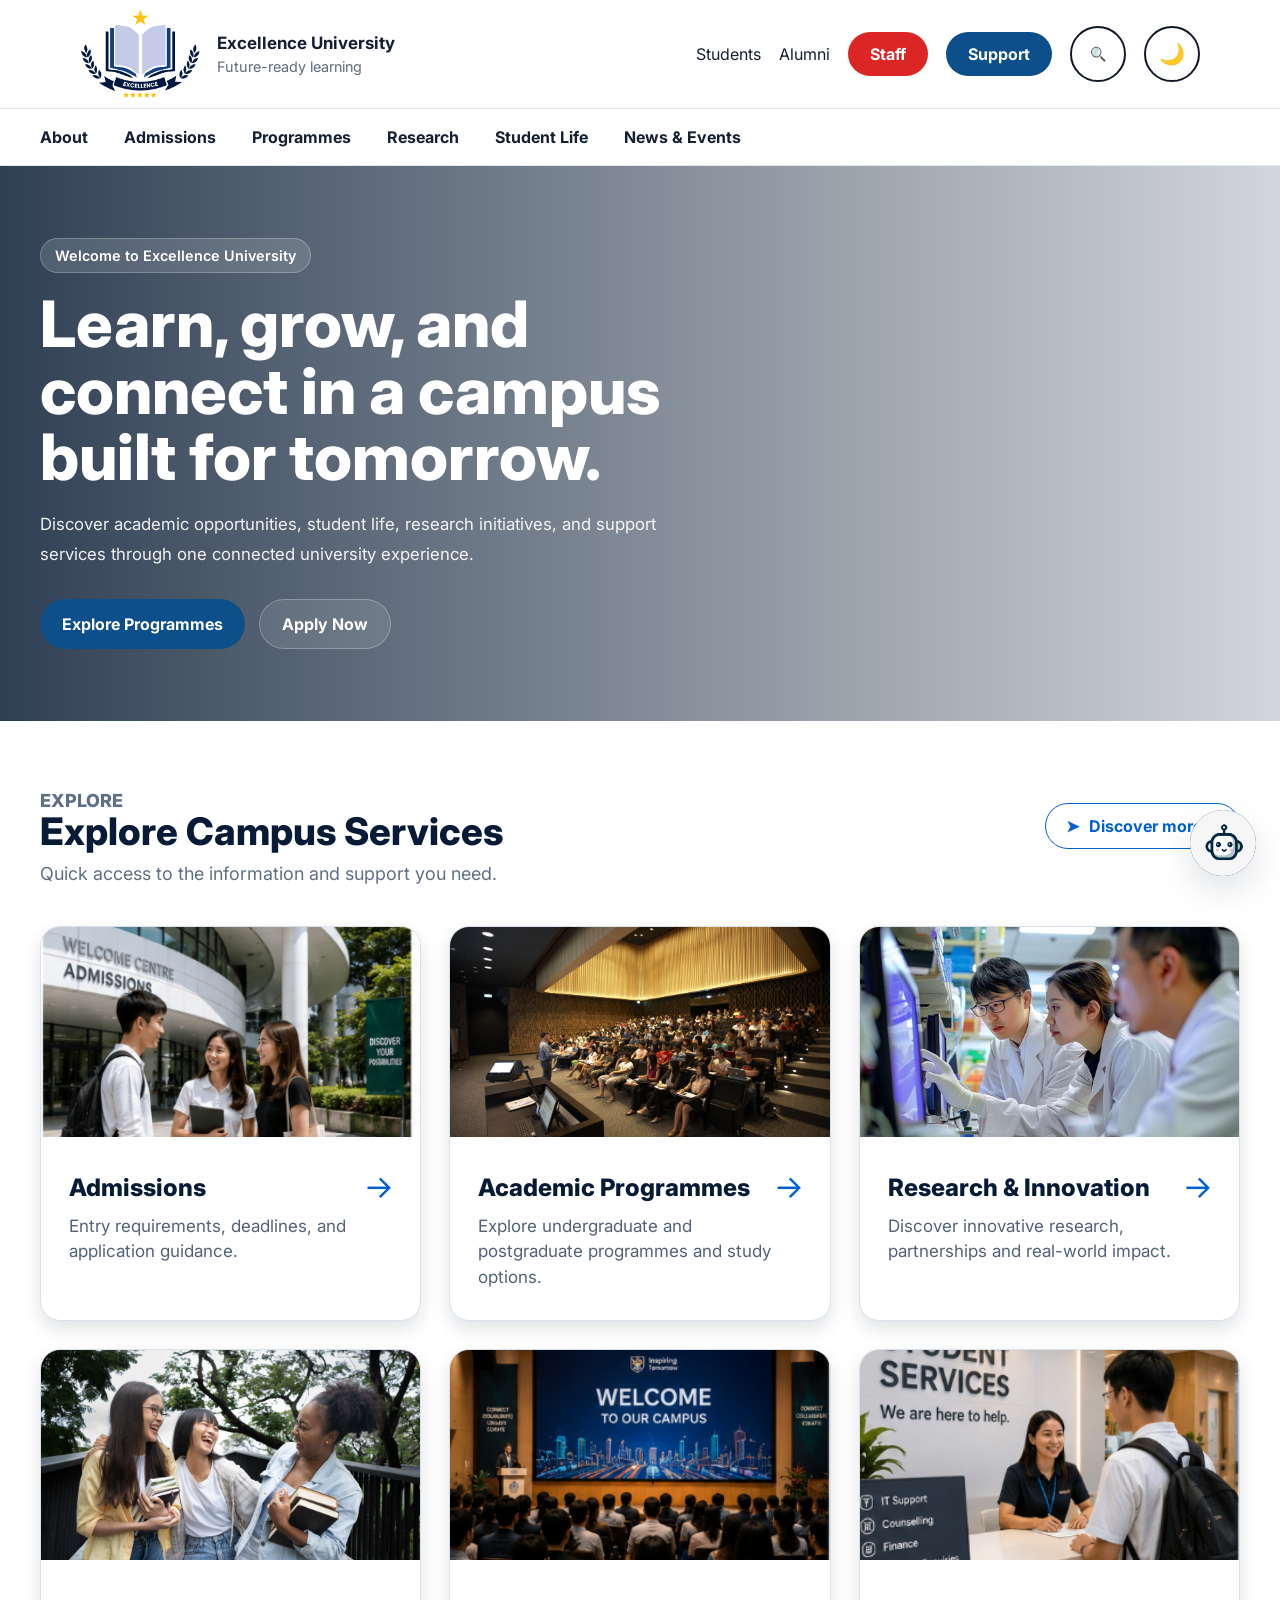
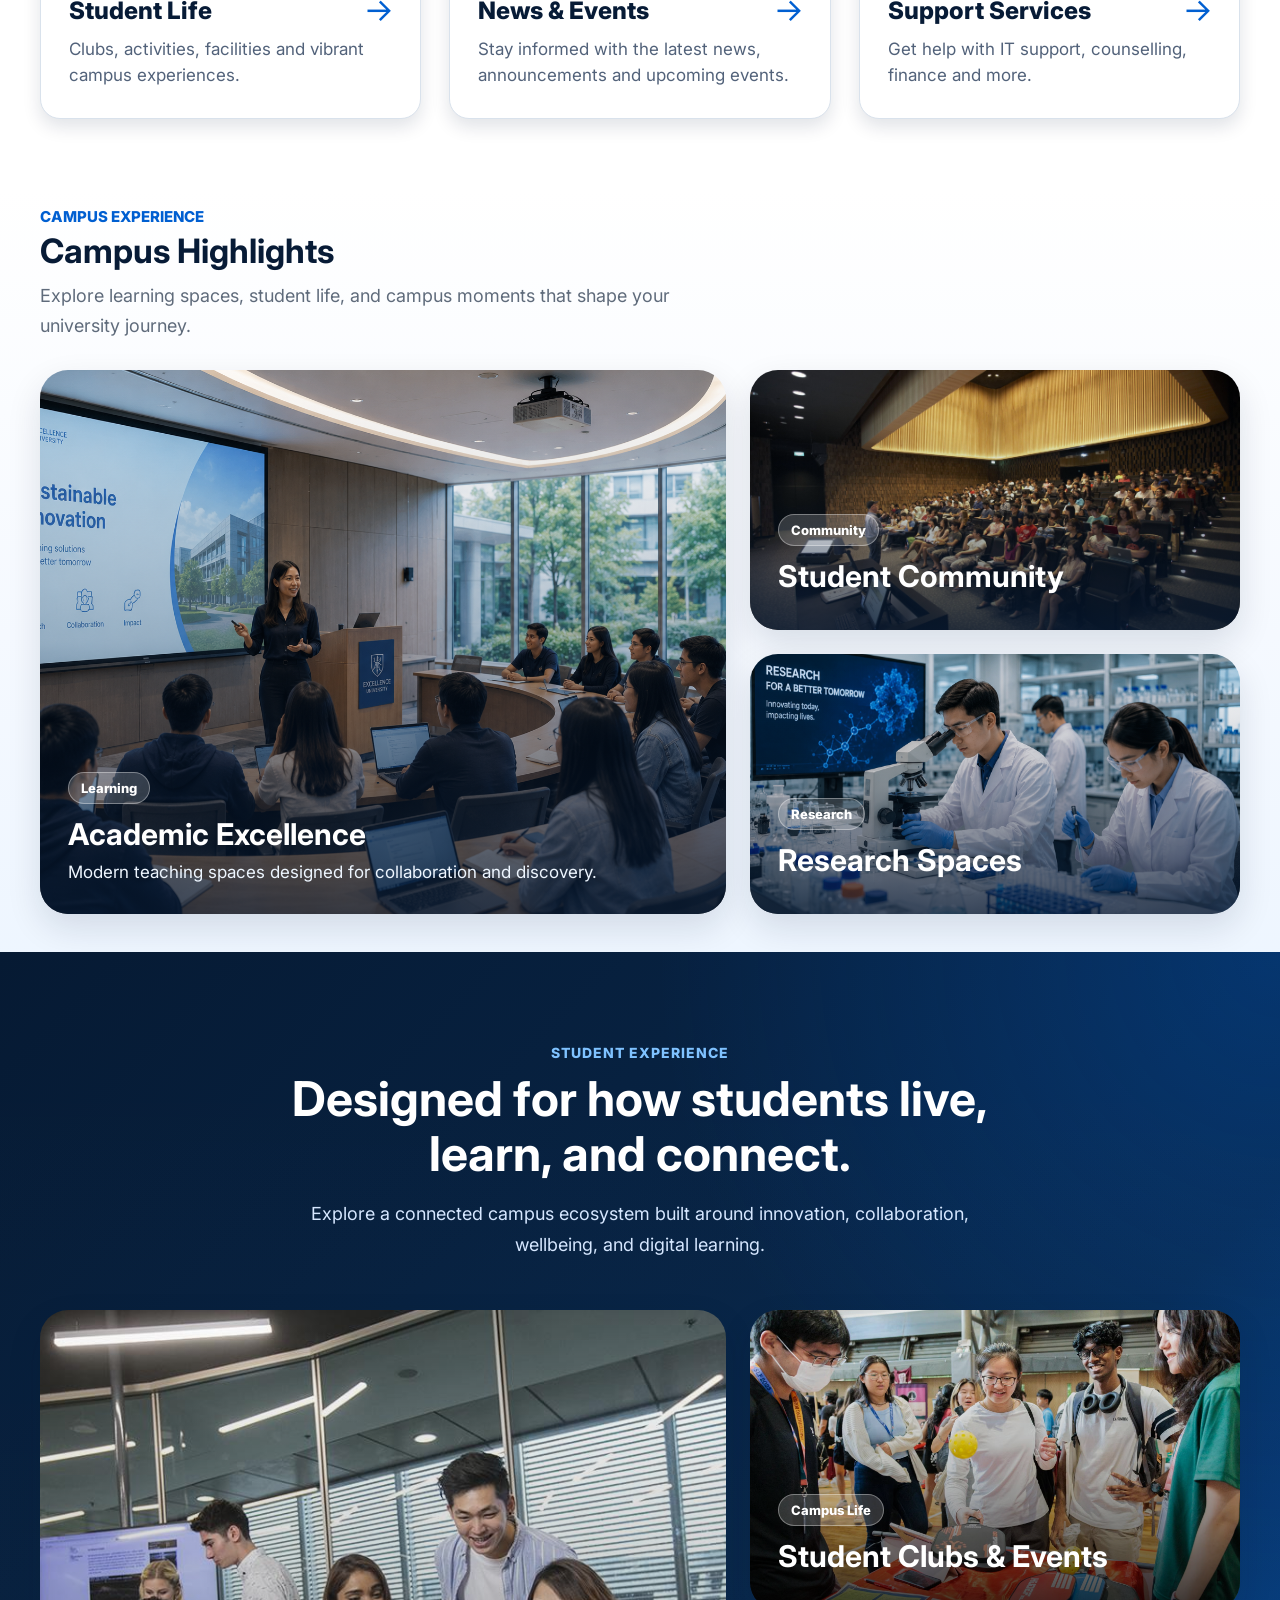
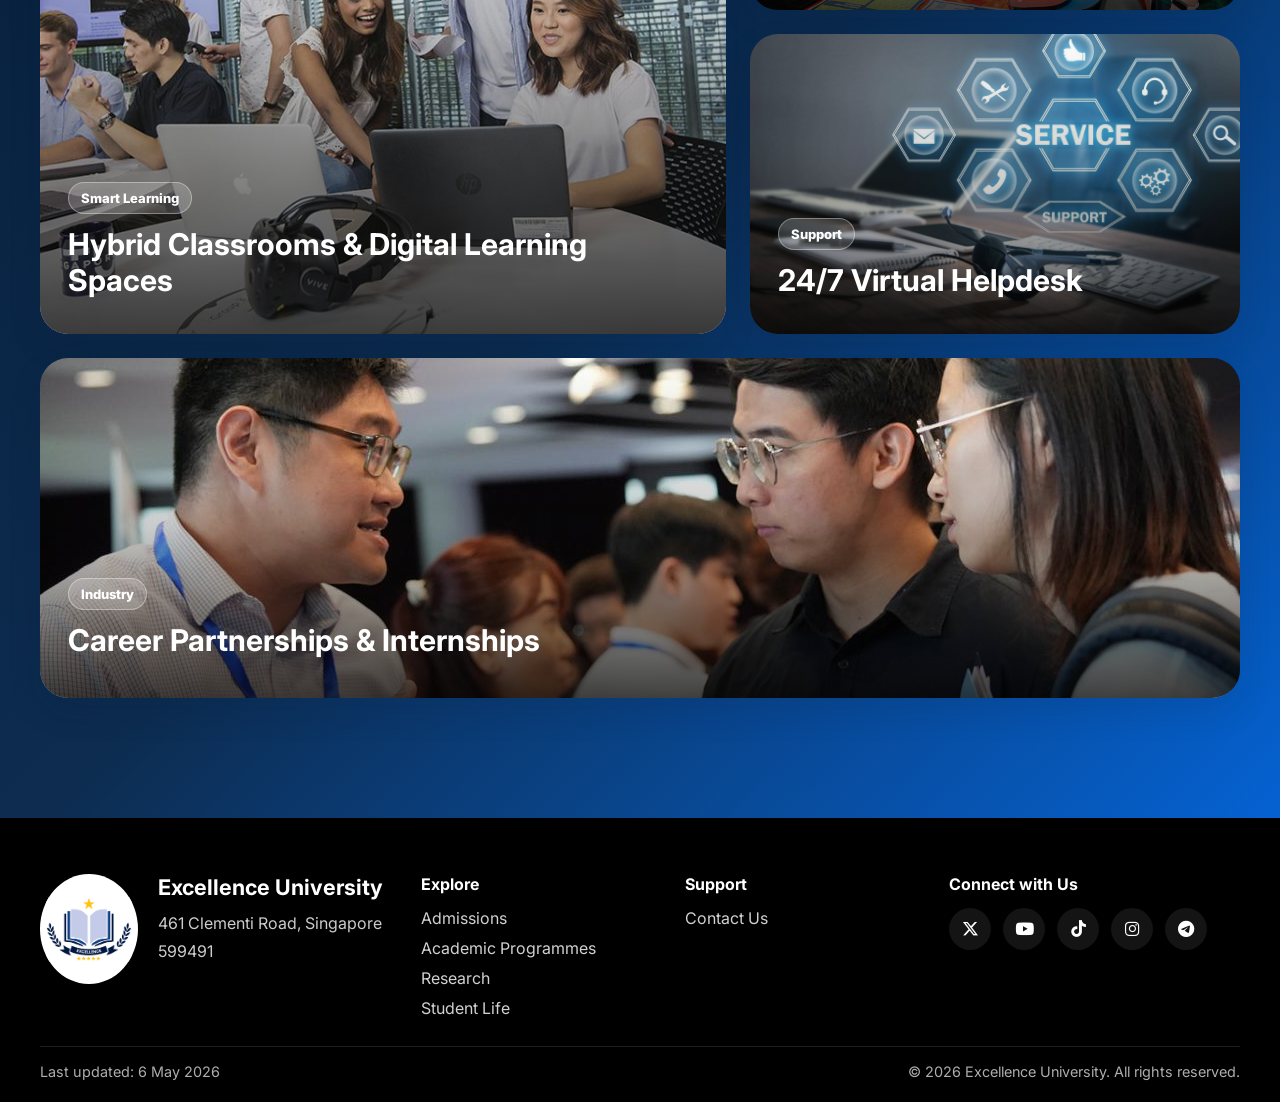
<file: HTML/index.html>
<!DOCTYPE html>
<html lang="en">
<head>
  <meta charset="UTF-8" />
  <meta name="viewport" content="width=device-width, initial-scale=1.0" />

  <title>Excellence University | Home</title>

  <!-- Fonts -->
  <link rel="preconnect" href="https://fonts.googleapis.com" />
  <link rel="preconnect" href="https://fonts.gstatic.com" crossorigin />
  <link
    href="https://fonts.googleapis.com/css2?family=Inter:wght@400;500;600;700;800&display=swap"
    rel="stylesheet"
  />

  <!-- Icons used in footer social links -->
  <link
    rel="stylesheet"
    href="https://cdnjs.cloudflare.com/ajax/libs/font-awesome/6.5.2/css/all.min.css"
  />

  <!-- Main stylesheet -->
  <link rel="stylesheet" href="/CSS/style.css" />
</head>

<body>
  <header class="site-header">
    <div class="top-row container">
      <a href="index.html" class="brand">
        <img
          src="/images/school-logo.png"
          alt="Excellence University Logo"
          class="brand-logo"
        />

        <div class="brand-text">
          <strong>Excellence University</strong>
          <span>Future-ready learning</span>
        </div>
      </a>

      <div class="header-actions">
        <a href="#">Students</a>
        <a href="#">Alumni</a>
        <a href="login.html" class="staff-cta">Staff</a>
        <a href="support.html" class="header-cta">Support</a>

        <button
          type="button"
          id="fontSizeToggle"
          class="accessibility-btn"
          aria-label="Toggle larger text"
        >
          <img src="../images/zoom.png" alt="" class="accessibility-icon" />
        </button>

        <button
          type="button"
          id="themeToggle"
          class="theme-toggle"
          aria-label="Toggle light and dark mode"
        >
          <span class="theme-icon">🌙</span>
        </button>
      </div>
    </div>

    <div class="nav-row">
      <div class="container nav-inner">
        <nav class="main-nav" aria-label="Main navigation">
          <a href="#">About</a>
          <a href="#">Admissions</a>
          <a href="#">Programmes</a>
          <a href="#">Research</a>
          <a href="#">Student Life</a>
          <a href="#">News &amp; Events</a>
        </nav>
      </div>
    </div>
  </header>

  <section class="hero">
    <div class="container hero-content">
      <div class="hero-copy">
        <span class="hero-kicker">Welcome to Excellence University</span>

        <h1>Learn, grow, and connect in a campus built for tomorrow.</h1>

        <p>
          Discover academic opportunities, student life, research initiatives,
          and support services through one connected university experience.
        </p>

        <div class="hero-actions">
          <a href="#" class="btn btn-primary">Explore Programmes</a>
          <a href="#" class="btn btn-secondary">Apply Now</a>
        </div>
      </div>
    </div>
  </section>

  <main>  
    <section class="campus-services">
      <div class="container">
        <div class="services-top">
          <div>
            <p class="eyebrow">EXPLORE</p>
            <h2>Explore Campus Services</h2>
            <p>Quick access to the information and support you need.</p>
          </div>

          <a href="#" class="discover-btn">
            <span>➤</span>
            Discover more
            <span>›</span>
          </a>
        </div>

        <div class="services-grid">
          <a href="admissions.html" class="service-card">
            <div class="card-img">
              <img src="/images/admission.png" alt="Admissions" />
            </div>
            <div class="card-body">
              <h3>Admissions</h3>
              <span class="arrow">→</span>
              <p>Entry requirements, deadlines, and application guidance.</p>
            </div>
          </a>

          <a href="programmes.html" class="service-card">
            <div class="card-img">
              <img src="/images/academic.jpg" alt="Academic Programmes" />
            </div>
            <div class="card-body">
              <h3>Academic Programmes</h3>
              <span class="arrow">→</span>
              <p>Explore undergraduate and postgraduate programmes and study options.</p>
            </div>
          </a>

          <a href="research.html" class="service-card">
            <div class="card-img">
              <img src="/images/research.jpg" alt="Research and Innovation" />
            </div>
            <div class="card-body">
              <h3>Research &amp; Innovation</h3>
              <span class="arrow">→</span>
              <p>Discover innovative research, partnerships and real-world impact.</p>
            </div>
          </a>

          <a href="student-life.html" class="service-card">
            <div class="card-img">
              <img src="/images/studentlife.jpg" alt="Student Life" />
            </div>
            <div class="card-body">
              <h3>Student Life</h3>
              <span class="arrow">→</span>
              <p>Clubs, activities, facilities and vibrant campus experiences.</p>
            </div>
          </a>

          <a href="news.html" class="service-card">
            <div class="card-img">
              <img src="/images/news.png" alt="News and Events" />
            </div>
            <div class="card-body">
              <h3>News &amp; Events</h3>
              <span class="arrow">→</span>
              <p>Stay informed with the latest news, announcements and upcoming events.</p>
            </div>
          </a>

          <a href="support.html" class="service-card">
            <div class="card-img">
              <img src="/images/support_services.png" alt="Support Services" />
            </div>
            <div class="card-body">
              <h3>Support Services</h3>
              <span class="arrow">→</span>
              <p>Get help with IT support, counselling, finance and more.</p>
            </div>
          </a>
        </div>
      </div>
    </section>

    <div class="campus-flow-bg">
      <section class="showcase-section vibrant-showcase">
        <div class="container">
          <div class="section-header showcase-header">
            <span class="showcase-label">Campus experience</span>
            <h2>Campus Highlights</h2>
            <p>Explore learning spaces, student life, and campus moments that shape your university journey.</p>
          </div>

          <div class="showcase-grid">
            <a href="#" class="showcase-card large showcase-academic">
              <div class="showcase-overlay">
                <span>Learning</span>
                <h3>Academic Excellence</h3>
                <p>Modern teaching spaces designed for collaboration and discovery.</p>
              </div>
            </a>

            <a href="#" class="showcase-card showcase-community">
              <div class="showcase-overlay">
                <span>Community</span>
                <h3>Student Community</h3>
              </div>
            </a>

            <a href="#" class="showcase-card showcase-research">
              <div class="showcase-overlay">
                <span>Research</span>
                <h3>Research Spaces</h3>
              </div>
            </a>
          </div>
        </div>
      </section>

      <section class="experience-section">
        <div class="container">
          <div class="experience-header">
            <span>Student Experience</span>
            <h2>Designed for how students live, learn, and connect.</h2>
            <p>
              Explore a connected campus ecosystem built around innovation,
              collaboration, wellbeing, and digital learning.
            </p>
          </div>

          <div class="experience-grid">
            <div class="experience-card experience-large experience-learning">
              <div class="experience-overlay">
                <p class="experience-tag">Smart Learning</p>
                <h3>Hybrid Classrooms &amp; Digital Learning Spaces</h3>
              </div>
            </div>

            <div class="experience-card experience-small experience-clubs">
              <div class="experience-overlay">
                <p class="experience-tag">Campus Life</p>
                <h3>Student Clubs &amp; Events</h3>
              </div>
            </div>

            <div class="experience-card experience-small experience-support">
              <div class="experience-overlay">
                <p class="experience-tag">Support</p>
                <h3>24/7 Virtual Helpdesk</h3>
              </div>
            </div>

            <div class="experience-card experience-wide experience-career">
              <div class="experience-overlay">
                <p class="experience-tag">Industry</p>
                <h3>Career Partnerships &amp; Internships</h3>
              </div>
            </div>
          </div>
        </div>
      </section>
    </div>
  </main>

  <footer class="footer-v3">
    <div class="container footer-v3-grid">
      <div class="footer-col">
        <div class="footer-logo-block">
          <div class="footer-logo-circle">
            <img
              src="/images/school-logo.png"
              alt="Excellence University Logo"
              class="footer-logo-img"
            />
          </div>

          <div>
            <h3>Excellence University</h3>
            <p class="footer-address">461 Clementi Road, Singapore 599491</p>
          </div>
        </div>
      </div>

      <div class="footer-col">
        <h4>Explore</h4>

        <ul class="footer-links">
          <li><a href="#">Admissions</a></li>
          <li><a href="#">Academic Programmes</a></li>
          <li><a href="#">Research</a></li>
          <li><a href="#">Student Life</a></li>
        </ul>
      </div>

      <div class="footer-col">
        <h4>Support</h4>

        <ul class="footer-links">
          <li><a href="support.html">Contact Us</a></li>
        </ul>
      </div>

      <div class="footer-col">
        <h4>Connect with Us</h4>

        <div class="footer-socials">
          <a
            href="https://x.com/"
            class="social-icon"
            aria-label="X"
            target="_blank"
            rel="noopener noreferrer"
          >
            <i class="fa-brands fa-x-twitter"></i>
          </a>

          <a
            href="https://youtube.com/"
            class="social-icon"
            aria-label="YouTube"
            target="_blank"
            rel="noopener noreferrer"
          >
            <i class="fa-brands fa-youtube"></i>
          </a>

          <a
            href="https://tiktok.com/"
            class="social-icon"
            aria-label="TikTok"
            target="_blank"
            rel="noopener noreferrer"
          >
            <i class="fa-brands fa-tiktok"></i>
          </a>

          <a
            href="https://instagram.com/"
            class="social-icon"
            aria-label="Instagram"
            target="_blank"
            rel="noopener noreferrer"
          >
            <i class="fa-brands fa-instagram"></i>
          </a>

          <a
            href="https://web.telegram.org/"
            class="social-icon"
            aria-label="Telegram"
            target="_blank"
            rel="noopener noreferrer"
          >
            <i class="fa-brands fa-telegram"></i>
          </a>
        </div>
      </div>
    </div>

    <div class="container footer-v3-bottom">
      <p>Last updated: 6 May 2026</p>
      <p>© 2026 Excellence University. All rights reserved.</p>
    </div>
  </footer>

  <button class="chat-launcher" id="chatLauncher" aria-label="Open chatbot">
    <img
      src="/images/chatbot-logo.jpg"
      alt="Open chatbot"
      class="chat-launcher-img"
    />
  </button>

  <div class="chat-window" id="chatWindow">
    <div class="chat-header">
      <div class="chat-header-left">
        <img
          src="/images/chatbot-logo.jpg"
          alt="Chatbot Logo"
          class="chat-avatar-img"
        />

        <div>
          <strong>Ask UniHelp</strong>
          <p>Virtual Helpdesk Assistant</p>
        </div>
      </div>

      <div class="chat-controls">
        <button id="restartChat" type="button" aria-label="Restart conversation">
          ↺
        </button>

        <button id="minimizeChat" type="button" aria-label="Minimize chat">
          —
        </button>
      </div>
    </div>

    <div class="chat-body" id="chatBody">
      <div class="message-wrapper bot">
        <div class="message bot">
          Hi, I’m UniHelp. I can assist with password reset, portal access,
          Wi-Fi issues, and common campus enquiries.
        </div>
      </div>

      <div class="end-indicator">End of response</div>

      <div class="quick-replies" id="quickReplies">
        <button type="button" data-reply="Password Reset">Password Reset</button>
        <button type="button" data-reply="Wi-Fi Problem">Wi-Fi Problem</button>
        <button type="button" data-reply="Student Portal Help">
          Student Portal Help
        </button>
        <button type="button" data-reply="Talk to Live Agent">
          Talk to Live Agent
        </button>
      </div>
    </div>

    <div class="chat-input">
      <input type="text" id="chatInput" placeholder="Type your message..." />
      <button id="sendBtn" type="button">Send</button>
    </div>

    <div class="chat-feedback-bar">
      <button type="button" id="openFeedbackBtn" class="feedback-trigger-btn">
        Rate chat
      </button>

      <button type="button" class="end-chat-btn" onclick="endChat()">
        End chat
      </button>
    </div>
  </div>

  <div class="feedback-modal-overlay" id="feedbackModal">
    <div class="feedback-modal">
      <div class="feedback-modal-header">
        <div>
          <h3>Rate your support experience</h3>
          <p>Let us know how the chatbot performed.</p>
        </div>

        <button type="button" class="feedback-close-btn" id="closeFeedbackBtn">
          ✕
        </button>
      </div>

      <div class="feedback-modal-body">
        <div class="feedback-reaction-group">
          <button type="button" class="feedback-reaction" data-type="up">
            👍
            <span>Thumbs Up</span>
          </button>

          <button type="button" class="feedback-reaction" data-type="down">
            👎
            <span>Thumbs Down</span>
          </button>
        </div>

        <div class="feedback-tag-section">
          <p class="feedback-section-label">
            What best describes your experience?
          </p>

          <div class="feedback-tags" id="feedbackTags"></div>
        </div>

        <div class="feedback-text-section">
          <label for="feedbackText" class="feedback-section-label">
            Additional comments
          </label>

          <textarea
            id="feedbackText"
            rows="4"
            placeholder="Tell us more about your experience..."
          ></textarea>
        </div>

        <button type="button" id="submitFeedbackBtn" class="feedback-submit-btn">
          Submit Feedback
        </button>

        <p class="feedback-success-msg" id="feedbackSuccessMsg">
          Thank you for your feedback!
        </p>
      </div>
    </div>
  </div>

  <script src="/JS/script.js"></script>
</body>
</html>
</file>
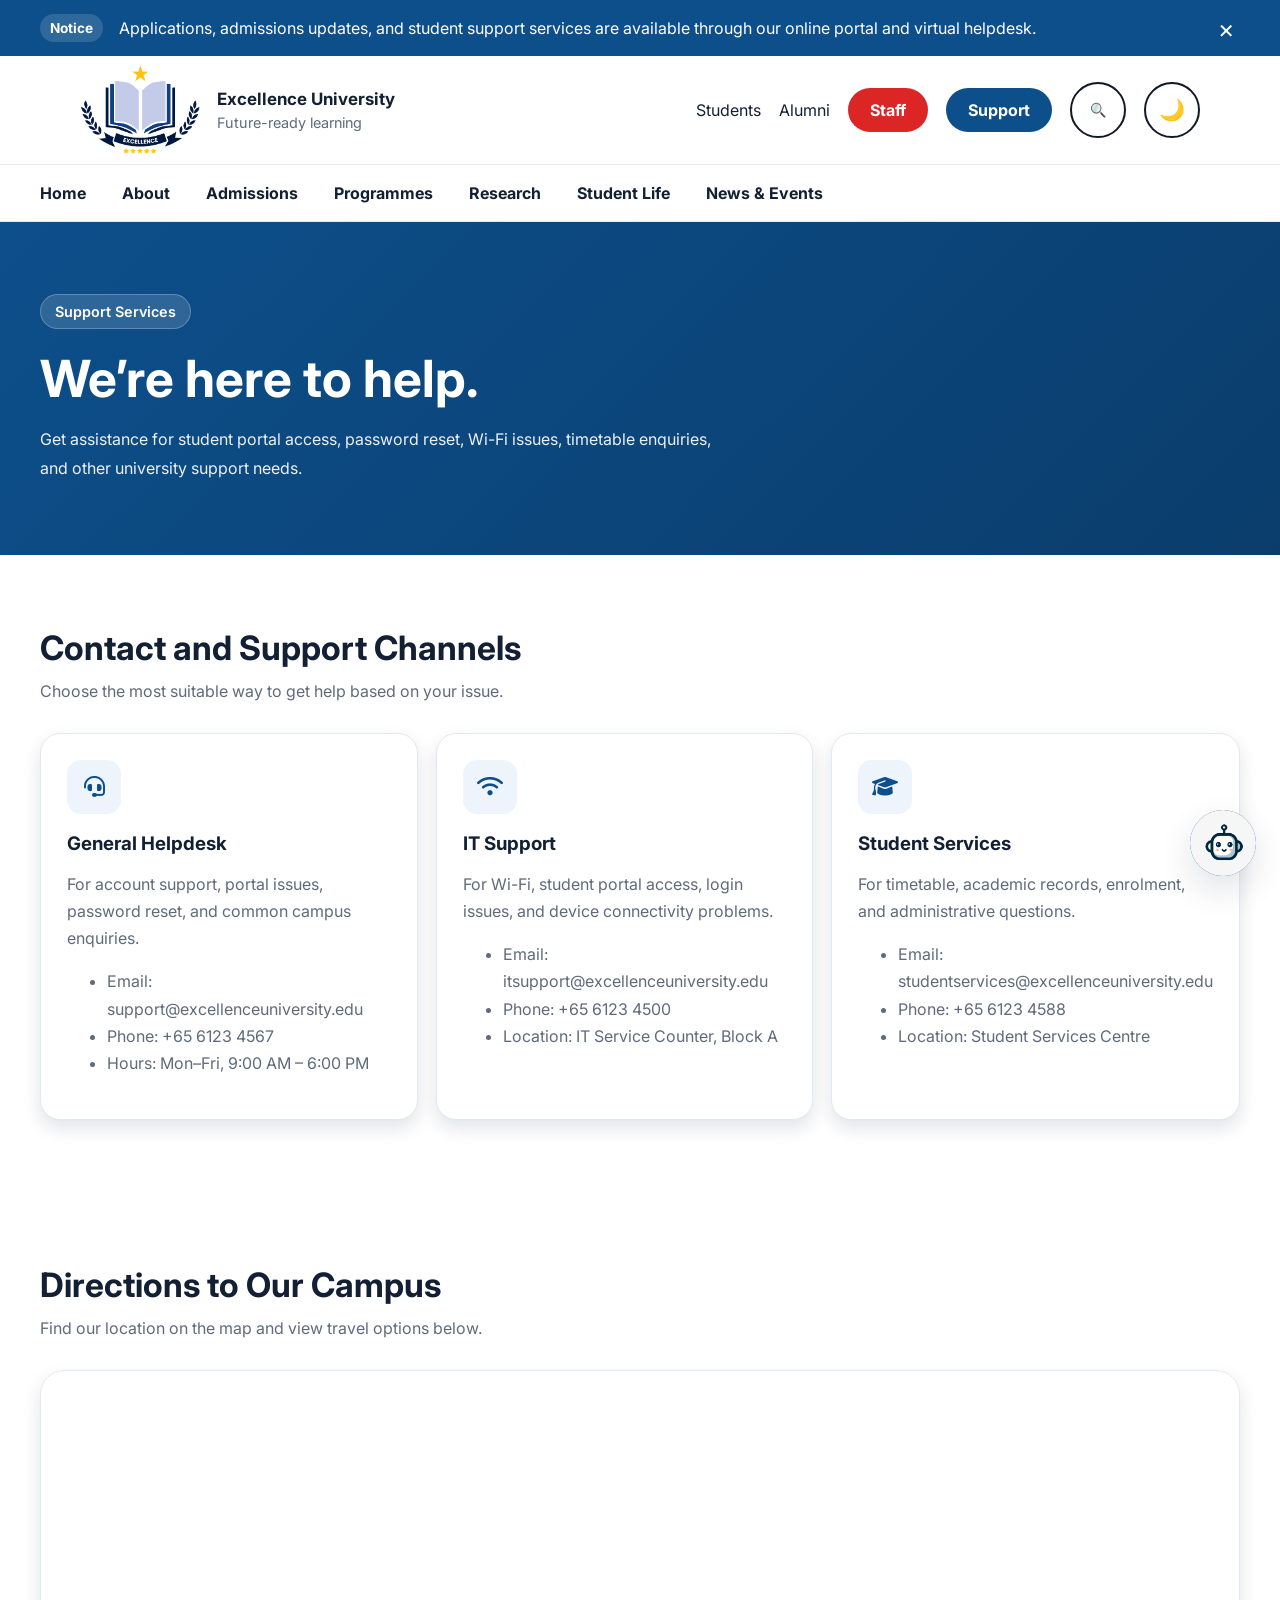
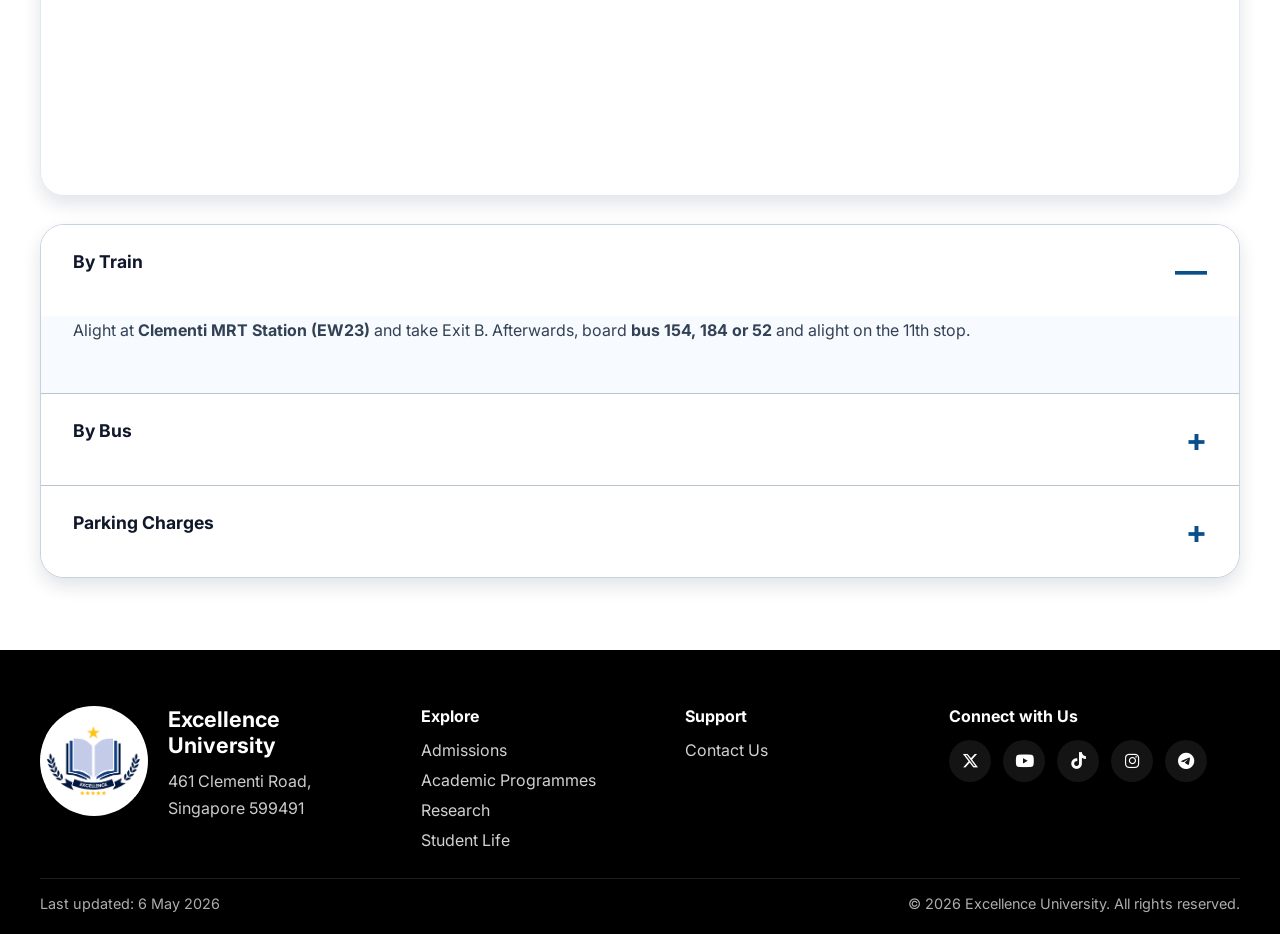
<file: HTML/support.html>
<!DOCTYPE html>
<html lang="en">
<head>
  <meta charset="UTF-8" />
  <meta name="viewport" content="width=device-width, initial-scale=1.0" />
  <title>Support | Excellence University</title>

  <link rel="preconnect" href="https://fonts.googleapis.com">
  <link rel="preconnect" href="https://fonts.gstatic.com" crossorigin>
  <link
    href="https://fonts.googleapis.com/css2?family=Inter:wght@400;500;600;700;800&display=swap"
    rel="stylesheet"
  >
  <link
    rel="stylesheet"
    href="https://cdnjs.cloudflare.com/ajax/libs/font-awesome/6.5.2/css/all.min.css"
  >
  <link rel="stylesheet" href="/CSS/style.css" />
</head>
<body>
  <div class="notice-bar">
    <div class="container notice-inner">
      <span class="notice-label">Notice</span>
      <p>Applications, admissions updates, and student support services are available through our online portal and virtual helpdesk.</p>
      <button class="notice-close" aria-label="Close notice">×</button>
    </div>
  </div>
  <header class="site-header">
    <div class="top-row container">
      <a href="index.html" class="brand">
        <img src="/images/school-logo.png" alt="Excellence University Logo" class="brand-logo" />
        <div class="brand-text">
          <strong>Excellence University</strong>
          <span>Future-ready learning</span>
        </div>
      </a>

      <div class="header-actions">
        <a href="#">Students</a>
        <a href="#">Alumni</a>
        <a href="login.html" class="staff-cta">Staff</a>
        <a href="support.html" class="header-cta">Support</a>

        <button type="button" id="fontSizeToggle" class="accessibility-btn" aria-label="Toggle larger text">
          <img src="/images/zoom.png" alt="" class="accessibility-icon" />
        </button>
        
        <button type="button" id="themeToggle" class="theme-toggle" aria-label="Toggle light and dark mode">
          <span class="theme-icon">🌙</span>
        </button>
      </div>
    </div>

    <div class="nav-row">
      <div class="container nav-inner">
        <nav class="main-nav" aria-label="Main navigation">
          <a href="index.html">Home</a>
          <a href="#">About</a>
          <a href="#">Admissions</a>
          <a href="#">Programmes</a>
          <a href="#">Research</a>
          <a href="#">Student Life</a>
          <a href="#">News &amp; Events</a>
        </nav>
      </div>
    </div>
  </header>

  <main class="support-page">
    <section class="support-hero">
      <div class="container support-hero-content">
        <div class="support-hero-copy">
          <span class="hero-kicker">Support Services</span>
          <h1>We’re here to help.</h1>
          <p>
            Get assistance for student portal access, password reset, Wi-Fi issues,
            timetable enquiries, and other university support needs.
          </p>
        </div>
      </div>
    </section>

    <section class="support-overview">
      <div class="container">
        <div class="section-header">
          <h2>Contact and Support Channels</h2>
          <p>Choose the most suitable way to get help based on your issue.</p>
        </div>

        <div class="support-grid">
          <article class="support-card">
            <div class="support-card-icon"><i class="fa-solid fa-headset"></i></div>
            <h3>General Helpdesk</h3>
            <p>For account support, portal issues, password reset, and common campus enquiries.</p>
            <ul>
              <li>Email: support@excellenceuniversity.edu</li>
              <li>Phone: +65 6123 4567</li>
              <li>Hours: Mon–Fri, 9:00 AM – 6:00 PM</li>
            </ul>
          </article>

          <article class="support-card">
            <div class="support-card-icon"><i class="fa-solid fa-wifi"></i></div>
            <h3>IT Support</h3>
            <p>For Wi-Fi, student portal access, login issues, and device connectivity problems.</p>
            <ul>
              <li>Email: itsupport@excellenceuniversity.edu</li>
              <li>Phone: +65 6123 4500</li>
              <li>Location: IT Service Counter, Block A</li>
            </ul>
          </article>

          <article class="support-card">
            <div class="support-card-icon"><i class="fa-solid fa-graduation-cap"></i></div>
            <h3>Student Services</h3>
            <p>For timetable, academic records, enrolment, and administrative questions.</p>
            <ul>
              <li>Email: studentservices@excellenceuniversity.edu</li>
              <li>Phone: +65 6123 4588</li>
              <li>Location: Student Services Centre</li>
            </ul>
          </article>
        </div>
      </div>
    </section>

    <section class="campus-location-section">
      <div class="container">
        <div class="section-header">
          <h2>Directions to Our Campus</h2>
          <p>Find our location on the map and view travel options below.</p>
        </div>

        <div class="campus-map-card">
          <iframe
            title="Excellence University Campus Map"
            src="https://www.google.com/maps?q=1.3294548271115878,103.77620668645072&output=embed"
            loading="lazy"
            referrerpolicy="no-referrer-when-downgrade"
            allowfullscreen>
          </iframe>
        </div>

        <div class="directions-accordion">
          <details class="direction-item" open>
            <summary>
              <span>By Train</span>
            </summary>
            <div class="direction-content">
              <p>
                Alight at <strong>Clementi MRT Station (EW23)</strong> and take Exit B.
                Afterwards, board <strong>bus 154, 184 or 52</strong> and alight on the 11th stop.
              </p>
            </div>
          </details>

          <details class="direction-item">
            <summary>
              <span>By Bus</span>
            </summary>
            <div class="direction-content">
              <p>
                Bus services: 52, 61, 74, 75, 151, 154, 184 
              </p>
            </div>
          </details>

          <details class="direction-item">
            <summary>
              <span>Parking Charges</span>
            </summary>
            <div class="direction-content">
              <p>
	            S$1.32 per hour based on 30-minute block charging (inclusive of GST, 15 minutes grace period)
              </p>
              <p>
                Daily except public holidays, 6am to 11pm 
              </p>
            </div>
          </details>
        </div>
      </div>
    </section>
  </main>

  <footer class="footer-v3">
    <div class="container footer-v3-grid">
      <div class="footer-col">
        <div class="footer-logo-block">
          <div class="footer-logo-circle">
            <img src="/images/school-logo.png" alt="Excellence University Logo" class="footer-logo-img" />
          </div>

          <div>
            <h3>Excellence University</h3>
            <p class="footer-address">
              461 Clementi Road,<br />
              Singapore 599491
            </p>
          </div>
        </div>
      </div>

      <div class="footer-col">
        <h4>Explore</h4>
        <ul class="footer-links">
          <li><a href="#">Admissions</a></li>
          <li><a href="#">Academic Programmes</a></li>
          <li><a href="#">Research</a></li>
          <li><a href="#">Student Life</a></li>
        </ul>
      </div>

      <div class="footer-col">
        <h4>Support</h4>
        <ul class="footer-links">
          <li><a href="support.html">Contact Us</a></li>
        </ul>
      </div>

      <div class="footer-col">
        <h4>Connect with Us</h4>
        <div class="footer-socials">
          <a href="https://x.com/" class="social-icon" aria-label="X" target="_blank" rel="noopener noreferrer">
            <i class="fa-brands fa-x-twitter"></i>
          </a>
          <a href="https://youtube.com/" class="social-icon" aria-label="YouTube" target="_blank" rel="noopener noreferrer">
            <i class="fa-brands fa-youtube"></i>
          </a>
          <a href="https://tiktok.com/" class="social-icon" aria-label="TikTok" target="_blank" rel="noopener noreferrer">
            <i class="fa-brands fa-tiktok"></i>
          </a>
          <a href="https://instagram.com/" class="social-icon" aria-label="Instagram" target="_blank" rel="noopener noreferrer">
            <i class="fa-brands fa-instagram"></i>
          </a>
          <a href="https://web.telegram.org/" class="social-icon" aria-label="Telegram" target="_blank" rel="noopener noreferrer">
            <i class="fa-brands fa-telegram"></i>
          </a>
        </div>
      </div>
    </div>

    <div class="container footer-v3-bottom">
      <p>Last updated: 6 May 2026</p>
      <p>© 2026 Excellence University. All rights reserved.</p>
    </div>
  </footer>

  <button class="chat-launcher" id="chatLauncher" aria-label="Open chatbot">
    <img src="/images/chatbot-logo.jpg" alt="" class="chat-launcher-img" />
  </button>

  <div class="chat-window" id="chatWindow">
    <div class="chat-header">
      <div class="chat-header-left">
        <img src="/images/chatbot-logo.jpg" alt="Chatbot Logo" class="chat-avatar-img" />
        <div>
          <strong>Ask UniHelp</strong>
          <p>Virtual Helpdesk Assistant</p>
        </div>
      </div>

      <div class="chat-controls">
        <button id="restartChat" type="button" aria-label="Restart conversation">↺</button>
        <button id="minimizeChat" type="button" aria-label="Minimize chat">—</button>
      </div>
    </div>

    <div class="chat-body" id="chatBody">
      <div class="message-wrapper bot">
        <div class="message bot">
          Hi, I’m UniHelp. I can assist with password reset, portal access, Wi-Fi issues, and common campus enquiries.
        </div>
      </div>

      <div class="end-indicator">End of response</div>

      <div class="quick-replies" id="quickReplies">
        <button type="button" class="quick-reply-btn" data-reply="Password Reset">Password Reset</button>
        <button type="button" class="quick-reply-btn" data-reply="Wi-Fi Problem">Wi-Fi Problem</button>
        <button type="button" class="quick-reply-btn" data-reply="Student Portal Help">Student Portal Help</button>
        <button type="button" class="quick-reply-btn" data-reply="Talk to Live Agent">Talk to Live Agent</button>
      </div>
    </div>

    <div class="chat-input">
      <input
        type="text"
        id="chatInput"
        placeholder="Type your message..."
        aria-label="Chat message input"
      />
      <button id="sendBtn" type="button">Send</button>
    </div>

    <div class="chat-feedback-bar">
      <button type="button" id="openFeedbackBtn" class="feedback-trigger-btn">
      Rate chat
      </button>
      <button type="button" class="end-chat-btn" id="endChatBtn">
        End chat
      </button>
    </div>
  </div>

  <script src="/JS/script.js"></script>
  <script>
    const endChatBtn = document.getElementById("endChatBtn");
    if (endChatBtn && typeof endChat === "function") {
      endChatBtn.addEventListener("click", endChat);
    }
  </script>
</body>
</html>
</file>
<file: CSS/style.css>
:root {
  --primary: #0d4f8b;
  --primary-dark: #0a3d6c;
  --navy: #081b33;
  --text: #132033;
  --muted: #5f6b7b;
  --border: #e4e9f0;
  --soft-bg: #f4f7fb;
  --white: #ffffff;

  --radius-sm: 14px;
  --radius-md: 20px;
  --radius-lg: 28px;

  --shadow-sm: 0 8px 18px rgba(7, 27, 54, 0.12);
  --shadow-md: 0 14px 34px rgba(8, 27, 51, 0.12);
  --shadow-lg: 0 22px 45px rgba(7, 27, 54, 0.24);

  --gradient-primary:
    linear-gradient(
      135deg,
      #061a33 0%,
      #08284d 55%,
      #005fd1 100%
    );

  --gradient-campus:
    linear-gradient(
      180deg,
      #ffffff 0%,
      #f5f9ff 20%,
      #eaf4ff 42%,
      #cfe3f7 58%,
      #587894 72%,
      #17385d 84%,
      #061a33 100%
    );

  --shadow: var(--shadow-md);
}

body.dark-mode {
  --primary: #2563eb;
  --primary-dark: #1d4ed8;
  --navy: #0f172a;
  --text: #e5e7eb;
  --muted: #94a3b8;
  --border: #334155;
  --soft-bg: #0f172a;
  --white: #111827;

  --shadow-sm: 0 8px 18px rgba(0, 0, 0, 0.25);
  --shadow-md: 0 14px 34px rgba(0, 0, 0, 0.35);
  --shadow-lg: 0 22px 45px rgba(0, 0, 0, 0.45);

  --shadow: var(--shadow-md);
}

* {
  box-sizing: border-box;
}

html {
  scroll-behavior: smooth;
}

body {
  margin: 0;
  font-family: "Inter", Arial, sans-serif;
  color: var(--text);
  background: var(--white);
}

a {
  color: inherit;
  text-decoration: none;
}

button,
input,
select,
textarea {
  font: inherit;
}

img {
  display: block;
  max-width: 100%;
}

.container {
  width: min(1200px, calc(100% - 40px));
  margin: 0 auto;
}

/* Header */
.site-header {
  position: sticky;
  top: 0;
  z-index: 1200;
  background: rgba(255, 255, 255, 0.98);
  backdrop-filter: blur(8px);
  border-bottom: 1px solid var(--border);
}

.top-row {
  height: 108px;
  display: flex;
  align-items: center;
  justify-content: space-between;
  gap: 24px;
  padding: 0 40px;
}

.brand {
  display: flex;
  align-items: center;
  gap: 16px;
  min-width: 0;
  flex-shrink: 0;
}

.brand-logo {
  height: 92px;
  width: auto;
  object-fit: contain;
  flex-shrink: 0;
}

.brand-text {
  display: flex;
  flex-direction: column;
  line-height: 1.1;
}

.brand-text strong {
  font-size: 1.06rem;
  line-height: 1.2;
}

.brand-text span {
  color: var(--muted);
  font-size: 0.9rem;
  line-height: 1.2;
  margin-top: 4px;
}

.header-actions {
  display: flex;
  align-items: center;
  gap: 18px;
  margin-left: auto;
}

.header-actions a {
  white-space: nowrap;
}

.header-actions a:hover,
.main-nav a:hover {
  color: var(--primary);
}

.header-cta,
.staff-cta,
.home-cta {
  padding: 12px 22px;
  border-radius: 999px;
  color: #ffffff !important;
  font-weight: 700;
  display: inline-flex;
  align-items: center;
  justify-content: center;
}

.header-cta,
.home-cta {
  background: var(--primary);
}

.staff-cta {
  background: #dc2626;
}

.staff-cta:hover {
  background: #b91c1c;
}

.theme-toggle,
.accessibility-btn {
  width: 56px;
  height: 56px;
  border: 2px solid #111827;
  border-radius: 50%;
  background: #ffffff;
  color: #111827;
  cursor: pointer;
  display: inline-flex;
  align-items: center;
  justify-content: center;
  padding: 0;
  flex-shrink: 0;
  transition: 0.2s ease;
}

.theme-toggle:hover,
.accessibility-btn:hover {
  background: #f3f4f6;
}

.theme-icon {
  font-size: 1.3rem;
  line-height: 1;
}

.accessibility-icon {
  width: 70px;
  height: 70px;
  object-fit: contain;
}

.nav-row {
  border-top: 1px solid var(--border);
}

.nav-inner {
  min-height: 56px;
  display: flex;
  align-items: center;
}

.main-nav {
  display: flex;
  align-items: center;
  gap: 36px;
  flex-wrap: nowrap;
  font-weight: 700;
  padding: 16px 0;
}

.main-nav a {
  white-space: nowrap;
}

/* Hero */
.hero {
  position: relative;
  min-height: clamp(520px, 55vh, 720px);
  background:
    linear-gradient(
      90deg,
      rgba(8, 27, 51, 0.84) 0%,
      rgba(8, 27, 51, 0.56) 42%,
      rgba(8, 27, 51, 0.18) 100%
    ),
    url("https://images.unsplash.com/photo-1541339907198-e08756dedf3f?auto=format&fit=crop&w=1600&q=80")
      center / cover no-repeat;
  color: #ffffff;
  display: flex;
  align-items: center;
}

.hero-content {
  position: relative;
  z-index: 1;
}

.hero-copy {
  max-width: 690px;
  padding: 72px 0;
}

.hero-kicker {
  display: inline-block;
  margin-bottom: 18px;
  padding: 8px 14px;
  border-radius: 999px;
  background: rgba(255, 255, 255, 0.14);
  border: 1px solid rgba(255, 255, 255, 0.24);
  font-size: 0.9rem;
  font-weight: 600;
}

.hero h1 {
  margin: 0 0 18px;
  font-size: clamp(2.4rem, 5vw, 4.8rem);
  line-height: 1.04;
  font-weight: 800;
}

.hero p {
  margin: 0;
  max-width: 620px;
  font-size: 1.05rem;
  line-height: 1.8;
  color: rgba(255, 255, 255, 0.92);
}

.hero-actions {
  display: flex;
  flex-wrap: wrap;
  gap: 14px;
  margin-top: 30px;
}

.btn {
  min-height: 50px;
  display: inline-flex;
  align-items: center;
  justify-content: center;
  padding: 0 22px;
  border-radius: 999px;
  font-weight: 700;
  transition: 0.2s ease;
}

.btn-primary {
  background: var(--primary);
  color: #ffffff;
}

.btn-primary:hover {
  background: var(--primary-dark);
}

.btn-secondary {
  color: #ffffff;
  border: 1px solid rgba(255, 255, 255, 0.26);
  background: rgba(255, 255, 255, 0.1);
}

.btn-secondary:hover {
  background: rgba(255, 255, 255, 0.18);
}

/* Campus Services */
.campus-services {
  padding: 70px 0;
  background: #ffffff;
}

.services-top {
  display: flex;
  justify-content: space-between;
  align-items: flex-start;
  gap: 24px;
  margin-bottom: 42px;
}

.eyebrow,
.showcase-label {
  display: block;
  color: #005fd1;
  font-size: 15px;
  font-weight: 800;
  letter-spacing: 0;
  line-height: 1.1;
  text-transform: uppercase;
  margin: 0 0 4px;
}

.services-top h2 {
  font-size: 38px;
  line-height: 1.1;
  color: #071b36;
  margin: 0 0 10px;
  font-weight: 800;
}

.services-top p {
  color: #5f6f85;
  font-size: 18px;
  margin: 0;
}

.discover-btn {
  display: inline-flex;
  align-items: center;
  gap: 10px;
  color: #005fd1;
  border: 1.5px solid #005fd1;
  border-radius: 999px;
  padding: 12px 20px;
  font-weight: 700;
  margin-top: 12px;
  background: #ffffff;
}

.services-grid {
  display: grid;
  grid-template-columns: repeat(3, 1fr);
  gap: 28px;
}

.service-card {
  min-width: 0;
  background: #ffffff;
  border-radius: var(--radius-md);
  overflow: hidden;
  border: 1px solid #d9e2ec;
  box-shadow: var(--shadow-sm);
  transition: transform 0.25s ease, box-shadow 0.25s ease;
}

.service-card:hover {
  transform: translateY(-8px);
  box-shadow: var(--shadow-lg);
}

.card-img {
  height: 210px;
  overflow: hidden;
}

.card-img img {
  width: 100%;
  height: 100%;
  object-fit: cover;
}

.card-body {
  position: relative;
  padding: 36px 28px 30px;
}

.card-body h3 {
  color: #071b36;
  font-size: 24px;
  margin: 0 40px 12px 0;
  font-weight: 800;
}

.card-body p {
  color: #52627a;
  font-size: 17px;
  line-height: 1.5;
  margin: 0;
}

.arrow {
  position: absolute;
  top: 34px;
  right: 26px;
  color: #005fd1;
  font-size: 32px;
  line-height: 1;
}

/* Campus Highlights + Experience */
.campus-flow-bg {
  position: relative;
  overflow: hidden;
  padding-top: 0;
  background: var(--gradient-campus);
}

.vibrant-showcase {
  position: relative;
  background: transparent;
  padding: 20px 0 40px;
}

.showcase-header {
  padding-top: 0;
  margin-top: 0;
  margin-bottom: 28px;
}

.showcase-header h2 {
  font-size: 44px;
  color: #071b36;
  margin: 0 0 10px;
}

.showcase-header p {
  max-width: 680px;
  color: #52627a;
  font-size: 18px;
  line-height: 1.7;
  margin: 0;
}

.showcase-grid {
  display: grid;
  grid-template-columns: 1.4fr 1fr;
  grid-template-rows: repeat(2, 260px);
  gap: 24px;
}

.showcase-card {
  position: relative;
  display: block;
  min-width: 0;
  overflow: hidden;
  border-radius: var(--radius-lg);
  background-size: cover;
  background-position: center;
  background-repeat: no-repeat;
  background-color: #dce7f3;
  text-decoration: none;
  box-shadow: var(--shadow-md);
  transition: transform 0.25s ease, box-shadow 0.25s ease;
}

.showcase-card.large {
  grid-row: span 2;
}

.showcase-card::before,
.experience-card::before {
  content: "";
  position: absolute;
  inset: 0;
  z-index: 1;
}

.showcase-card::before {
  background: linear-gradient(
    to top,
    rgba(7, 27, 54, 0.75),
    rgba(7, 27, 54, 0.2),
    rgba(7, 27, 54, 0)
  );
}

.showcase-card:hover,
.experience-card:hover {
  transform: translateY(-8px);
  box-shadow: var(--shadow-lg);
}

.showcase-overlay,
.experience-overlay {
  position: absolute;
  left: 28px;
  right: 28px;
  bottom: 28px;
  z-index: 2;
  color: #ffffff;
}

.showcase-overlay span,
.experience-tag {
  display: inline-block;
  background: rgba(255, 255, 255, 0.18);
  border: 1px solid rgba(255, 255, 255, 0.35);
  padding: 7px 12px;
  border-radius: 999px;
  font-size: 13px;
  font-weight: 800;
  margin-bottom: 12px;
  color: #ffffff;
}

.showcase-overlay h3,
.experience-overlay h3 {
  color: #ffffff;
  font-size: 30px;
  line-height: 1.2;
  margin: 0 0 8px;
}

.showcase-overlay p {
  font-size: 17px;
  line-height: 1.5;
  margin: 0;
  color: #eef6ff;
}

.showcase-academic {
  background-image: url("/images/AcademicExcellence.png");
}

.showcase-community {
  background-image: url("/images/academic.jpg");
}

.showcase-research {
  background-image: url("/images/ResearchSpaces.png");
}

.experience-section {
  position: relative;
  margin-top: -2px;
  padding: 90px 0 120px;
  background:
    radial-gradient(circle at top right, rgba(0, 95, 209, 0.28), transparent 32%),
    var(--gradient-primary);
}

.experience-section::before {
  content: "";
  position: absolute;
  inset: 0;
  background:
    linear-gradient(
      to top,
      rgba(255, 255, 255, 0.02),
      rgba(255, 255, 255, 0)
    );
  pointer-events: none;
}

.experience-header {
  text-align: center;
  margin-bottom: 50px;
}

.experience-header span {
  display: inline-block;
  color: #7fc2ff;
  font-size: 14px;
  font-weight: 800;
  text-transform: uppercase;
  letter-spacing: 1px;
  margin-bottom: 10px;
}

.experience-header h2 {
  color: #ffffff;
  font-size: 48px;
  max-width: 820px;
  margin: 0 auto 18px;
  line-height: 1.15;
}

.experience-header p {
  color: #d6e7ff;
  max-width: 720px;
  margin: auto;
  font-size: 18px;
  line-height: 1.7;
}

.experience-grid {
  display: grid;
  grid-template-columns: 1.4fr 1fr;
  grid-template-rows: 300px 300px auto;
  gap: 24px;
}

.experience-card {
  position: relative;
  min-width: 0;
  min-height: 260px;
  overflow: hidden;
  border-radius: var(--radius-lg);
  background-size: cover;
  background-position: center;
  background-repeat: no-repeat;
  box-shadow: var(--shadow-md);
  transition: transform 0.25s ease, box-shadow 0.25s ease;
}

.experience-card::before {
  background:
    linear-gradient(
      to top,
      rgba(0, 0, 0, 0.75),
      rgba(0, 0, 0, 0.2),
      rgba(0, 0, 0, 0)
    );
}

.experience-large {
  grid-row: span 2;
}

.experience-wide {
  grid-column: span 2;
  min-height: 340px;
  background-position: center 35%;
}

.experience-wide .experience-overlay {
  bottom: 32px;
}

.experience-learning {
  background-image: url("/images/hybird.jpg");
}

.experience-clubs {
  background-image: url("/images/club.jpg");
}

.experience-support {
  background-image: url("/images/virtual.jpg");
}

.experience-career {
  background-image: url("/images/career.jpg");
}

/* Footer */
.footer-v3 {
  background: #000000;
  color: #ffffff;
  padding: 56px 0 22px;
  margin-top: 0;
}

.footer-v3-grid {
  display: grid;
  grid-template-columns: 1.2fr 0.8fr 0.8fr 1fr;
  gap: 32px;
  padding-bottom: 28px;
}

.footer-col h3 {
  margin: 0 0 10px;
  font-size: 1.35rem;
}

.footer-col h4 {
  margin: 0 0 14px;
  font-size: 1rem;
  color: #ffffff;
}

.footer-col p {
  margin: 0;
  line-height: 1.7;
  color: rgba(255, 255, 255, 0.8);
}

.footer-logo-block {
  display: flex;
  align-items: flex-start;
  gap: 20px;
}

.footer-logo-circle {
  width: 110px;
  height: 110px;
  border-radius: 50%;
  background: #ffffff;
  display: flex;
  align-items: center;
  justify-content: center;
  overflow: hidden;
}

.footer-logo-img {
  width: 88%;
  height: 88%;
  object-fit: contain;
}

.footer-address {
  margin-top: 6px;
  color: rgba(255, 255, 255, 0.78);
  max-width: 260px;
}

.footer-links {
  list-style: none;
  margin: 0;
  padding: 0;
}

.footer-links li + li {
  margin-top: 10px;
}

.footer-links a {
  color: rgba(255, 255, 255, 0.82);
  transition: color 0.2s ease;
}

.footer-links a:hover {
  color: #ffffff;
}

.footer-socials {
  display: flex;
  flex-wrap: wrap;
  gap: 12px;
  margin-top: 12px;
}

.social-icon {
  width: 42px;
  height: 42px;
  border-radius: 50%;
  background: rgba(255, 255, 255, 0.08);
  color: #ffffff;
  display: inline-flex;
  align-items: center;
  justify-content: center;
  font-size: 1.05rem;
  transition: background 0.2s ease, transform 0.2s ease;
}

.social-icon:hover {
  background: rgba(255, 255, 255, 0.18);
  transform: translateY(-2px);
}

.footer-v3-bottom {
  border-top: 1px solid rgba(255, 255, 255, 0.12);
  padding-top: 16px;
  display: flex;
  justify-content: space-between;
  gap: 20px;
  flex-wrap: wrap;
}

.footer-v3-bottom p {
  margin: 0;
  color: rgba(255, 255, 255, 0.68);
  font-size: 0.9rem;
}

/* Chatbot */
.chat-launcher {
  position: fixed;
  right: 24px;
  bottom: 24px;
  width: 66px;
  height: 66px;
  border: none;
  border-radius: 50%;
  background: var(--primary);
  box-shadow: var(--shadow);
  cursor: pointer;
  z-index: 2001;
  display: flex;
  align-items: center;
  justify-content: center;
  padding: 0;
  overflow: hidden;
}

.chat-launcher-img {
  width: 100%;
  height: 100%;
  object-fit: cover;
}

.chat-window {
  position: fixed;
  right: 24px;
  bottom: 102px;
  width: 390px;
  max-width: calc(100vw - 24px);
  height: 560px;
  background: #ffffff;
  border: 1px solid var(--border);
  border-radius: 18px;
  overflow: hidden;
  box-shadow: var(--shadow);
  display: none;
  flex-direction: column;
  z-index: 2000;
}

.chat-window.open {
  display: flex;
}

.chat-header,
.chat-input,
.chat-feedback-bar {
  background: #ffffff;
  border-color: var(--border);
}

.chat-header {
  display: flex;
  justify-content: space-between;
  align-items: center;
  gap: 16px;
  padding: 14px 16px;
  border-bottom: 1px solid var(--border);
}

.chat-header-left {
  display: flex;
  align-items: center;
  gap: 12px;
}

.chat-avatar-img {
  width: 55px;
  height: 55px;
  border-radius: 50%;
  object-fit: cover;
}

.chat-header-left p {
  margin: 2px 0 0;
  color: var(--muted);
  font-size: 0.88rem;
}

.chat-controls {
  display: flex;
  gap: 8px;
}

.chat-controls button {
  width: 34px;
  height: 34px;
  border: none;
  border-radius: 8px;
  background: #f3f5f8;
  cursor: pointer;
}

.chat-body {
  flex: 1;
  background: #f8fafc;
  padding: 16px;
  overflow-y: auto;
  display: flex;
  flex-direction: column;
  gap: 12px;
}

.message-wrapper {
  display: flex;
  flex-direction: column;
  max-width: 85%;
}

.message-wrapper.user {
  align-self: flex-end;
  align-items: flex-end;
}

.message-wrapper.bot {
  align-self: flex-start;
}

.message {
  max-width: 100%;
  padding: 12px 14px;
  border-radius: 14px;
  line-height: 1.55;
  font-size: 0.94rem;
}

.message.bot {
  background: #ffffff;
  border: 1px solid var(--border);
}

.message.user {
  background: var(--primary);
  color: #ffffff;
}

.message-time {
  margin-top: 6px;
  font-size: 0.75rem;
  color: var(--muted);
}

.typing-bubble {
  display: inline-flex;
  gap: 4px;
  background: #ffffff;
  border: 1px solid var(--border);
  border-radius: 14px;
  padding: 10px 14px;
  color: var(--muted);
}

.end-indicator {
  align-self: center;
  font-size: 0.76rem;
  color: var(--muted);
  padding: 4px 10px;
  border-radius: 999px;
  background: #eef2f7;
  border: 1px solid var(--border);
}

.quick-replies {
  display: flex;
  flex-wrap: wrap;
  gap: 8px;
}

.quick-replies button,
.quick-reply-btn {
  border: 1px solid var(--border);
  background: #ffffff;
  border-radius: 999px;
  padding: 9px 12px;
  cursor: pointer;
}

.quick-replies button:hover,
.quick-reply-btn:hover {
  color: var(--primary);
  border-color: var(--primary);
}

.chat-input {
  display: flex;
  gap: 10px;
  padding: 12px;
  border-top: 1px solid var(--border);
}

.chat-input input {
  flex: 1;
  border: 1px solid var(--border);
  border-radius: 999px;
  padding: 12px 14px;
  outline: none;
}

.chat-input button {
  border: none;
  border-radius: 999px;
  padding: 12px 16px;
  background: var(--primary);
  color: #ffffff;
  font-weight: 700;
  cursor: pointer;
}

.chat-feedback-bar {
  padding: 10px 16px 14px;
  border-top: 1px solid var(--border);
  display: flex;
  justify-content: flex-start;
}

.feedback-trigger-btn {
  border: 1px solid var(--border);
  background: #f7f9fc;
  color: var(--text);
  padding: 8px 14px;
  border-radius: 999px;
  cursor: pointer;
  font-weight: 600;
}

.end-chat-btn {
  background: #fff1f1;
  color: #9b1c1c;
  border: 1px solid #f3caca;
  border-radius: 18px;
  padding: 10px 18px;
  font-weight: 700;
  cursor: pointer;
  margin-left: auto;
}

.end-chat-btn:hover {
  background: #ffe3e3;
}

.chat-input input:disabled,
.chat-input button:disabled,
.quick-reply-btn:disabled {
  opacity: 0.5;
  cursor: not-allowed;
}

/* Feedback Modal */
.feedback-modal-overlay {
  position: fixed;
  inset: 0;
  background: rgba(15, 23, 42, 0.45);
  display: none;
  align-items: center;
  justify-content: center;
  padding: 20px;
  z-index: 3000;
}

.feedback-modal-overlay.show {
  display: flex;
}

.feedback-modal {
  width: 100%;
  max-width: 520px;
  background: #ffffff;
  border-radius: 22px;
  box-shadow: 0 24px 60px rgba(0, 0, 0, 0.22);
  overflow: hidden;
}

.feedback-modal-header {
  display: flex;
  justify-content: space-between;
  gap: 16px;
  padding: 22px 24px 16px;
  border-bottom: 1px solid var(--border);
}

.feedback-modal-header h3 {
  margin: 0 0 6px;
  color: var(--text);
}

.feedback-modal-header p {
  margin: 0;
  color: var(--muted);
}

.feedback-close-btn {
  border: none;
  background: #f3f5f8;
  width: 38px;
  height: 38px;
  border-radius: 50%;
  cursor: pointer;
}

.feedback-modal-body {
  padding: 22px 24px 24px;
}

.feedback-reaction-group {
  display: flex;
  gap: 14px;
  margin-bottom: 22px;
}

.feedback-reaction {
  flex: 1;
  border: 1px solid var(--border);
  background: #ffffff;
  border-radius: 16px;
  padding: 16px;
  cursor: pointer;
  display: flex;
  flex-direction: column;
  align-items: center;
  gap: 8px;
  transition: 0.2s ease;
}

.feedback-reaction.active {
  border-color: var(--primary);
  background: #eaf3ff;
}

.feedback-tags {
  display: flex;
  flex-wrap: wrap;
  gap: 10px;
}

.feedback-tag {
  border: 1px solid #b8c8dd;
  background: #ffffff;
  color: var(--primary);
  padding: 10px 14px;
  border-radius: 10px;
  cursor: pointer;
}

.feedback-tag.active {
  background: var(--primary);
  color: #ffffff;
  border-color: var(--primary);
}

.feedback-section-label {
  display: block;
  margin: 0 0 12px;
  font-weight: 700;
  color: var(--text);
}

.feedback-tag-section,
.feedback-text-section {
  margin-bottom: 20px;
}

#feedbackText {
  width: 100%;
  border: 1px solid var(--border);
  border-radius: 14px;
  padding: 14px;
  resize: vertical;
  min-height: 110px;
  outline: none;
}

.feedback-submit-btn {
  width: 100%;
  border: none;
  background: var(--primary);
  color: #ffffff;
  padding: 14px 18px;
  border-radius: 12px;
  font-weight: 700;
  cursor: pointer;
}

.feedback-success-msg {
  display: none;
  margin: 16px 0 0;
  color: #15803d;
  font-weight: 600;
  text-align: center;
}

.feedback-success-msg.show {
  display: block;
}

/* Support Page */
.notice-bar {
  background: var(--primary);
  color: #ffffff;
}

.notice-inner {
  min-height: 56px;
  display: flex;
  align-items: center;
  gap: 16px;
}

.notice-label {
  font-size: 0.85rem;
  font-weight: 700;
  padding: 6px 10px;
  border-radius: 999px;
  background: rgba(255, 255, 255, 0.14);
}

.notice-inner p {
  margin: 0;
  line-height: 1.5;
  flex: 1;
}

.notice-close {
  border: none;
  background: transparent;
  color: #ffffff;
  font-size: 1.6rem;
  cursor: pointer;
}

.support-page {
  background: #ffffff;
}

.support-hero {
  background: linear-gradient(135deg, #0d4f8b 0%, #0a3d6c 100%);
  color: #ffffff;
  padding: 72px 0;
}

.support-hero-copy {
  max-width: 700px;
}

.support-hero-copy h1 {
  margin: 0 0 16px;
  font-size: clamp(2.2rem, 4vw, 3.6rem);
}

.support-hero-copy p {
  margin: 0;
  line-height: 1.8;
  color: rgba(255, 255, 255, 0.92);
}

.support-overview,
.campus-location-section {
  padding: 72px 0;
}

.section-header {
  margin-bottom: 28px;
}

.section-header h2 {
  margin: 0 0 10px;
  font-size: 2.1rem;
}

.section-header p {
  margin: 0;
  color: var(--muted);
  line-height: 1.7;
}

.support-grid {
  display: grid;
  grid-template-columns: repeat(3, 1fr);
  gap: 18px;
}

.support-card {
  background: #ffffff;
  border: 1px solid var(--border);
  border-radius: var(--radius-md);
  padding: 26px;
  box-shadow: var(--shadow-sm);
}

.support-card-icon {
  width: 54px;
  height: 54px;
  border-radius: 14px;
  background: #eef4fb;
  color: var(--primary);
  display: flex;
  align-items: center;
  justify-content: center;
  font-size: 1.3rem;
  margin-bottom: 18px;
}

.support-card h3 {
  margin: 0 0 12px;
}

.support-card p,
.support-card ul {
  color: var(--muted);
  line-height: 1.7;
}

.campus-map-card {
  border-radius: 24px;
  overflow: hidden;
  border: 1px solid var(--border);
  box-shadow: var(--shadow-sm);
  margin-bottom: 28px;
}

.campus-map-card iframe {
  width: 100%;
  height: 420px;
  border: 0;
}

.directions-accordion {
  background: #ffffff;
  border: 1px solid #c7d2df;
  border-radius: 24px;
  overflow: hidden;
  box-shadow: var(--shadow-sm);
}

.direction-item {
  background: #ffffff;
  border-top: 1px solid #b8c5d3;
}

.direction-item:first-child {
  border-top: none;
}

.direction-item summary {
  list-style: none;
  cursor: pointer;
  padding: 26px 32px;
  font-size: 1.1rem;
  font-weight: 700;
  color: #0f172a;
  display: flex;
  justify-content: space-between;
  background: #ffffff;
}

.direction-item summary::-webkit-details-marker {
  display: none;
}

.direction-item summary::after {
  content: "+";
  font-size: 2rem;
  color: #0b4f8a;
}

.direction-item[open] summary::after {
  content: "—";
}

.direction-content {
  padding: 0 32px 28px;
  background: #f7fbff;
}

.direction-content p {
  margin: 0 0 20px;
  line-height: 1.8;
  color: #334155;
}

/* Login */
.login-page {
  min-height: calc(100vh - 100px);
  background: #f8fafc;
  display: flex;
  align-items: center;
  justify-content: center;
  padding: 40px 20px;
}

.login-section {
  width: 100%;
  display: flex;
  justify-content: center;
}

.login-card {
  width: 100%;
  max-width: 420px;
  background: #ffffff;
  border: 1px solid var(--border);
  border-radius: 22px;
  padding: 32px;
  box-shadow: var(--shadow);
}

.login-card h1 {
  margin: 0 0 10px;
  font-size: 2rem;
}

.login-card p {
  margin: 0 0 22px;
  color: var(--muted);
}

.login-card form {
  display: flex;
  flex-direction: column;
  gap: 14px;
}

.login-card label {
  font-weight: 600;
}

.login-card input,
.login-card select,
.form-group input,
.form-group select,
.form-group textarea {
  width: 100%;
  border: 1px solid var(--border);
  border-radius: 14px;
  padding: 14px 16px;
  background: #ffffff;
  outline: none;
}

.login-card input:focus,
.login-card select:focus,
.chat-input input:focus,
.form-group input:focus,
.form-group select:focus,
.form-group textarea:focus,
#feedbackText:focus {
  border-color: var(--primary);
}

.login-btn {
  margin-top: 8px;
  padding: 14px 18px;
  background: #dc2626;
  color: #ffffff;
  border: none;
  border-radius: 999px;
  font-weight: 700;
  cursor: pointer;
}

.login-btn:hover {
  background: #b91c1c;
}

/* Admin + CSO Dashboards */
.admin-layout,
.cso-layout {
  min-height: 100vh;
  display: grid;
  grid-template-columns: 245px 1fr;
  background: #f3f5f9;
}

.cso-layout {
  grid-template-columns: 210px 1fr;
}

.admin-sidebar,
.cso-sidebar {
  background: #ffffff;
  border-right: 1px solid #e3e7ee;
  padding: 18px;
}

.admin-sidebar-top,
.cso-sidebar-top {
  display: flex;
  flex-direction: column;
  gap: 18px;
}

.admin-logo-block,
.cso-logo-block {
  padding-bottom: 16px;
  border-bottom: 1px solid #e8ecf2;
  display: flex;
  justify-content: center;
}

.admin-logo,
.cso-logo {
  width: 145px;
  height: auto;
}

.admin-user-card,
.cso-user-card {
  padding: 6px 0 16px;
  border-bottom: 1px solid #e8ecf2;
  text-align: center;
}

.admin-user-info-only strong,
.cso-user-info-only strong {
  display: block;
  color: #111827;
  font-weight: 700;
}

.admin-user-info-only p,
.cso-user-info-only p {
  margin: 6px 0 0;
  font-size: 0.82rem;
  color: #6b7280;
}

.admin-sidebar-nav,
.cso-sidebar-nav {
  display: flex;
  flex-direction: column;
  gap: 6px;
}

.admin-sidebar-nav a,
.cso-sidebar-nav a {
  padding: 10px 8px;
  border-radius: 10px;
  color: #374151;
  font-size: 0.95rem;
  font-weight: 500;
  transition: 0.2s ease;
}

.admin-sidebar-nav a:hover,
.cso-sidebar-nav a:hover {
  background: #f3f6fb;
}

.admin-sidebar-nav a.active,
.cso-sidebar-nav a.active {
  color: #111827;
  font-weight: 700;
}

.admin-logout-link,
.cso-logout-link {
  margin-top: 22px;
  padding-top: 14px !important;
  border-top: 1px solid #e8ecf2;
  display: flex;
  align-items: center;
  gap: 10px;
}

.admin-main,
.cso-main {
  padding: 28px 34px;
}

.admin-header h1,
.cso-header h1 {
  margin: 0 0 18px;
  font-size: 2rem;
  color: #1f2937;
  border-bottom: 1px solid #d9deea;
  padding-bottom: 10px;
}

.admin-summary-cards,
.cso-summary-cards {
  display: flex;
  gap: 14px;
  flex-wrap: wrap;
  margin-bottom: 16px;
}

.admin-summary-card,
.cso-summary-card {
  min-width: 170px;
  background: #ece5fb;
  border-radius: 8px;
  padding: 12px 14px;
}

.admin-summary-card h3,
.cso-summary-card h3 {
  margin: 0 0 6px;
  font-size: 0.95rem;
  color: #374151;
}

.admin-summary-card strong,
.cso-summary-card strong {
  display: block;
  color: #111827;
}

.admin-summary-card span,
.cso-summary-card span {
  display: block;
  margin-top: 4px;
  font-size: 0.78rem;
  color: #6b7280;
}

.admin-search-bar,
.cso-search-bar {
  margin-bottom: 18px;
}

.admin-search-bar input,
.cso-search-bar input {
  width: 100%;
  max-width: 760px;
  height: 38px;
  border: 1px solid #d9deea;
  border-radius: 999px;
  padding: 0 14px;
  background: #ffffff;
  outline: none;
}

.admin-panel,
.cso-case-list {
  max-width: 900px;
}

.admin-item-list {
  display: flex;
  flex-direction: column;
  gap: 14px;
}

.admin-item-card,
.cso-case-card {
  background: #ffffff;
  border: 1px solid #dfe4ec;
  border-radius: 12px;
  padding: 16px;
  box-shadow: 0 2px 8px rgba(15, 23, 42, 0.04);
}

.admin-item-top,
.cso-case-top {
  display: flex;
  justify-content: space-between;
  gap: 16px;
  align-items: flex-start;
}

.admin-item-top h3,
.cso-case-top h2 {
  margin: 0 0 6px;
  color: #2b2f33;
}

.admin-item-top p,
.cso-case-top p {
  margin: 0;
  color: #6b7280;
  line-height: 1.5;
}

.admin-item-meta,
.cso-case-meta {
  display: flex;
  gap: 18px;
  flex-wrap: wrap;
  margin: 14px 0;
  font-size: 0.85rem;
  color: #4b5563;
}

.admin-item-actions,
.cso-case-actions {
  display: flex;
  gap: 10px;
  flex-wrap: wrap;
}

.admin-primary-btn,
.admin-secondary-btn,
.cso-primary-btn,
.cso-secondary-btn {
  border: none;
  border-radius: 999px;
  padding: 8px 14px;
  font-size: 0.82rem;
  font-weight: 600;
  cursor: pointer;
}

.admin-primary-btn,
.cso-primary-btn {
  background: #6366f1;
  color: #ffffff;
}

.admin-secondary-btn,
.cso-secondary-btn {
  background: #e5e7eb;
  color: #374151;
}

.admin-status-badge,
.cso-priority {
  padding: 4px 10px;
  border-radius: 999px;
  color: #ffffff;
  font-size: 0.76rem;
  font-weight: 700;
  white-space: nowrap;
}

.admin-status-badge.updated {
  background: #10b981;
}

.admin-status-badge.draft,
.cso-priority.medium {
  background: #8b5cf6;
}

.admin-status-badge.flagged,
.cso-priority.high {
  background: #ef4444;
}

/* Large Text */
body.large-text {
  font-size: 18px;
}

body.large-text .hero h1 {
  font-size: clamp(3rem, 5.8vw, 5.3rem);
}

body.large-text .hero p,
body.large-text .support-hero-copy p {
  font-size: 1.18rem;
  line-height: 1.8;
}

body.large-text .campus-services,
body.large-text .vibrant-showcase,
body.large-text .experience-section {
  padding-top: 100px;
  padding-bottom: 100px;
}

body.large-text .services-top h2,
body.large-text .showcase-header h2,
body.large-text .experience-header h2 {
  font-size: clamp(2.4rem, 4vw, 3.6rem);
  line-height: 1.15;
}

body.large-text .services-top p,
body.large-text .showcase-header p,
body.large-text .experience-header p,
body.large-text .card-body p,
body.large-text .showcase-overlay p {
  font-size: 1.15rem;
  line-height: 1.8;
}

body.large-text .card-body h3,
body.large-text .showcase-overlay h3,
body.large-text .experience-overlay h3 {
  font-size: clamp(1.55rem, 2vw, 2rem);
  line-height: 1.25;
}

body.large-text .service-card {
  min-height: 430px;
}

body.large-text .card-img {
  height: 230px;
}

body.large-text .showcase-grid {
  grid-template-rows: repeat(2, 360px);
}

body.large-text .showcase-card,
body.large-text .showcase-card.large {
  min-height: 360px;
}

body.large-text .experience-card {
  min-height: 320px;
}

body.large-text .experience-grid {
  grid-template-rows: 320px 320px auto;
}

/* Dark Mode */
body.dark-mode {
  background: #0b1220;
  color: var(--text);
}

body.dark-mode .site-header,
body.dark-mode .nav-row {
  background: rgba(8, 18, 37, 0.96);
  border-color: var(--border);
}

body.dark-mode .brand-text strong,
body.dark-mode .header-actions a,
body.dark-mode .main-nav a {
  color: #f8fafc;
}

body.dark-mode .brand-text span {
  color: #a5b4cc;
}

body.dark-mode .theme-toggle,
body.dark-mode .accessibility-btn {
  background: #ffffff;
  border-color: #ffffff;
  color: #111827;
}

body.dark-mode .campus-services,
body.dark-mode .campus-flow-bg,
body.dark-mode .vibrant-showcase,
body.dark-mode .support-page,
body.dark-mode .campus-location-section {
  background: #0b1220;
}

body.dark-mode .services-top h2,
body.dark-mode .card-body h3,
body.dark-mode .showcase-header h2 {
  color: #f8fafc;
}

body.dark-mode .services-top p,
body.dark-mode .card-body p,
body.dark-mode .showcase-header p {
  color: #cbd5e1;
}

body.dark-mode .service-card,
body.dark-mode .support-card,
body.dark-mode .login-card,
body.dark-mode .chat-header,
body.dark-mode .chat-input,
body.dark-mode .chat-feedback-bar,
body.dark-mode .feedback-modal {
  background: #111827;
  color: var(--text);
  border-color: var(--border);
}

body.dark-mode .discover-btn {
  background: transparent;
  color: #60a5fa;
  border-color: #60a5fa;
}

body.dark-mode .eyebrow,
body.dark-mode .showcase-label {
  color: #60a5fa;
}

body.dark-mode .chat-body,
body.dark-mode .chat-input input,
body.dark-mode .form-group input,
body.dark-mode .form-group select,
body.dark-mode .form-group textarea,
body.dark-mode #feedbackText,
body.dark-mode .login-card input,
body.dark-mode .login-card select {
  background: #0f172a;
  color: var(--text);
  border-color: var(--border);
}

body.dark-mode .message.bot,
body.dark-mode .typing-bubble,
body.dark-mode .quick-reply-btn,
body.dark-mode .feedback-reaction,
body.dark-mode .feedback-tag,
body.dark-mode .feedback-trigger-btn {
  background: #111827;
  color: var(--text);
  border-color: var(--border);
}

body.dark-mode .admin-layout,
body.dark-mode .cso-layout,
body.dark-mode .login-page {
  background: #0b1220;
}

body.dark-mode .admin-sidebar,
body.dark-mode .cso-sidebar,
body.dark-mode .admin-item-card,
body.dark-mode .cso-case-card,
body.dark-mode .admin-summary-card,
body.dark-mode .cso-summary-card {
  background: #111827;
  border-color: var(--border);
}

body.dark-mode .admin-header h1,
body.dark-mode .cso-header h1,
body.dark-mode .admin-user-info-only strong,
body.dark-mode .cso-user-info-only strong,
body.dark-mode .admin-item-top h3,
body.dark-mode .cso-case-top h2,
body.dark-mode .login-card h1 {
  color: #f8fafc;
}

body.dark-mode .admin-user-info-only p,
body.dark-mode .cso-user-info-only p,
body.dark-mode .admin-item-top p,
body.dark-mode .cso-case-top p,
body.dark-mode .admin-item-meta,
body.dark-mode .cso-case-meta,
body.dark-mode .login-card p {
  color: var(--muted);
}

/* Responsive */
@media (max-width: 1100px) {
  .footer-v3-grid,
  .support-grid,
  .form-row {
    grid-template-columns: 1fr;
  }
}

@media (max-width: 1000px) {
  .services-grid {
    grid-template-columns: repeat(2, 1fr);
  }

  .admin-layout,
  .cso-layout {
    grid-template-columns: 1fr;
  }
}

@media (max-width: 900px) {
  .top-row {
    flex-wrap: wrap;
    justify-content: center;
    text-align: center;
    height: auto;
    padding: 18px 24px;
  }

  .brand {
    justify-content: center;
  }

  .header-actions {
    flex-wrap: wrap;
    justify-content: center;
    margin-left: 0;
  }

  .main-nav {
    gap: 22px;
  }

  .showcase-grid,
  .experience-grid {
    grid-template-columns: 1fr;
    grid-template-rows: auto;
  }

  .showcase-card,
  .showcase-card.large,
  .experience-card {
    min-height: 280px;
    grid-row: auto;
  }

  .experience-wide,
  .experience-large {
    grid-column: auto;
    grid-row: auto;
  }

  .admin-sidebar,
  .cso-sidebar {
    border-right: none;
    border-bottom: 1px solid #e3e7ee;
  }

  .admin-main,
  .cso-main {
    padding: 22px 18px;
  }
}

@media (max-width: 760px) {
  .container {
    width: min(100% - 24px, 1200px);
  }

  .nav-inner {
    justify-content: center;
  }

  .hero {
    min-height: 560px;
  }

  .footer-v3-bottom {
    flex-direction: column;
    align-items: flex-start;
  }

  .chat-window {
    right: 12px;
    bottom: 88px;
    width: calc(100vw - 24px);
    height: 72vh;
  }

  .chat-launcher {
    right: 12px;
    bottom: 12px;
  }
}

@media (max-width: 700px) {
  .campus-services {
    padding: 50px 0;
  }

  .services-top {
    flex-direction: column;
    gap: 20px;
  }

  .services-grid {
    grid-template-columns: 1fr;
  }

  .services-top h2,
  .showcase-header h2,
  .experience-header h2 {
    font-size: 32px;
  }
}

@media (max-width: 600px) {
  .feedback-modal {
    max-width: 100%;
    border-radius: 18px;
  }

  .feedback-reaction-group {
    flex-direction: column;
  }

  .brand-logo {
    width: 90px;
    height: 68px;
  }

  .brand-text strong {
    font-size: 1rem;
  }

  .brand-text span {
    font-size: 0.85rem;
  }
}
</file>
